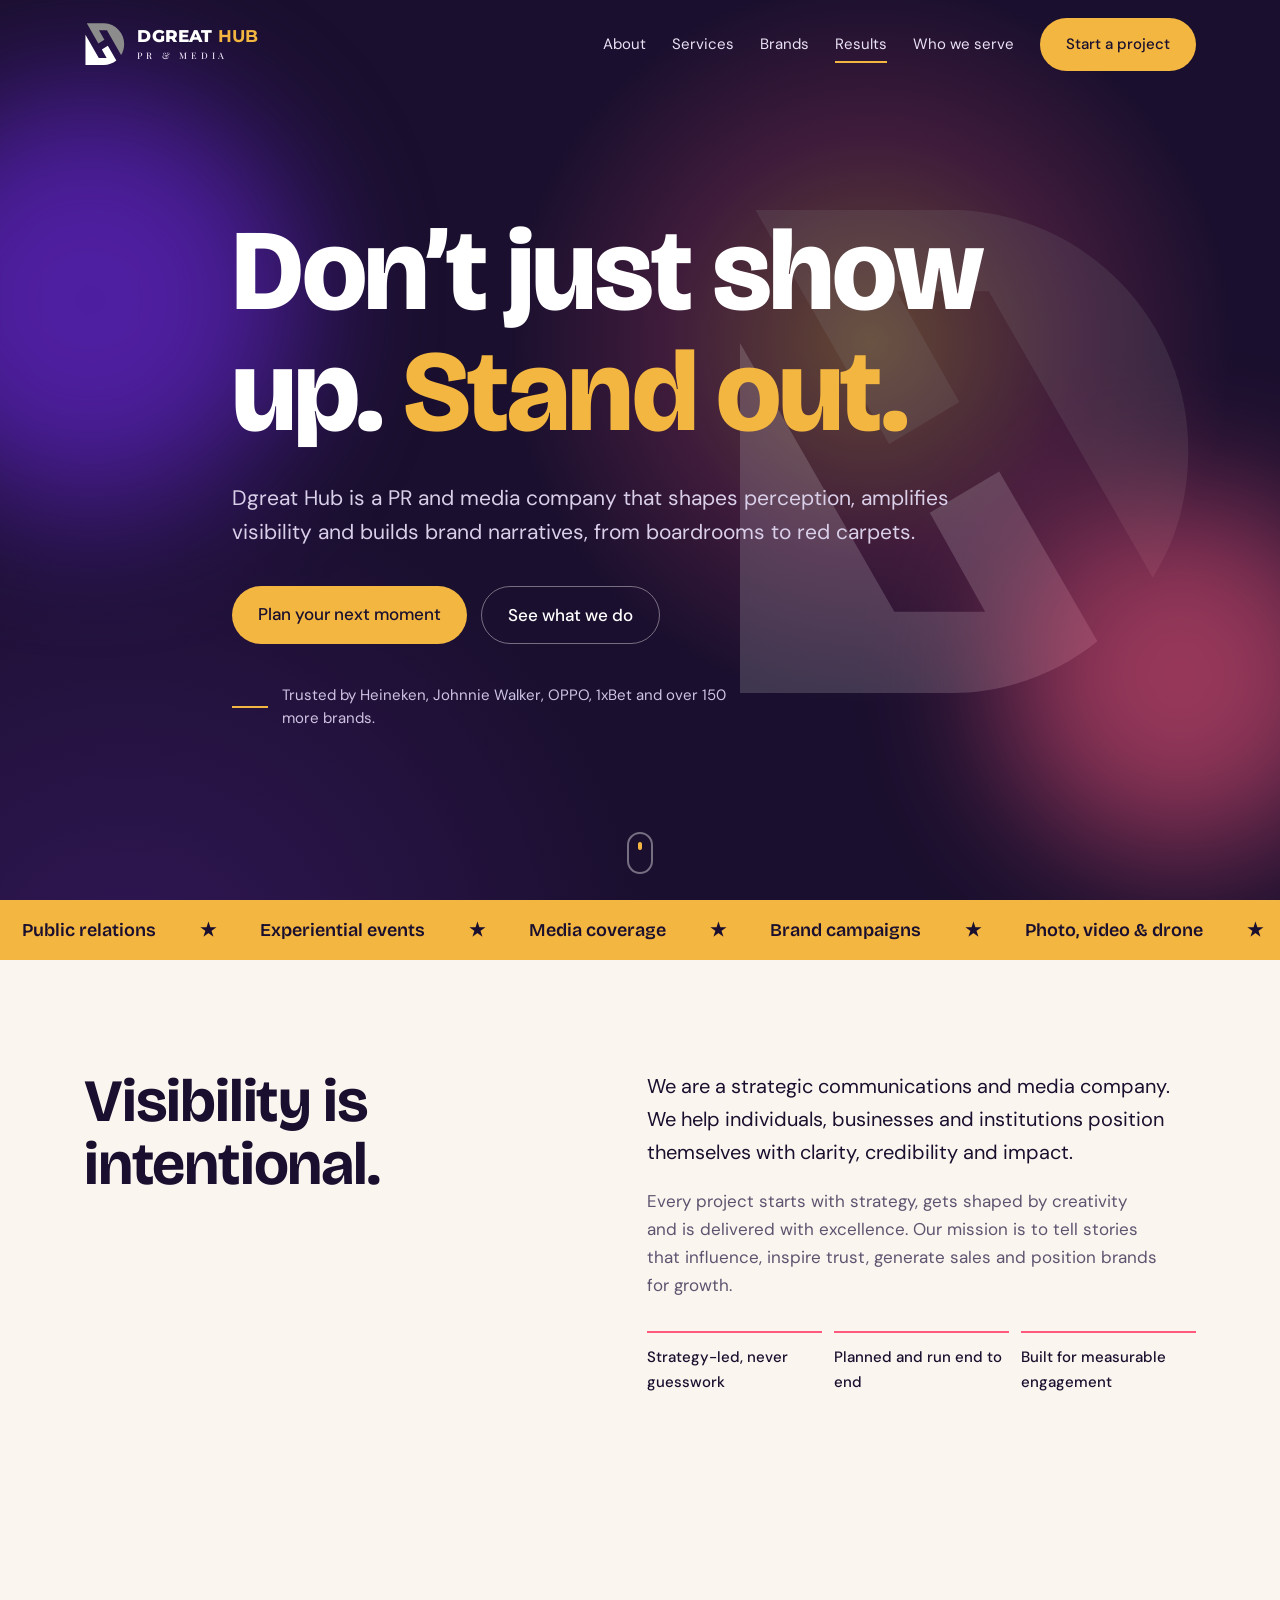
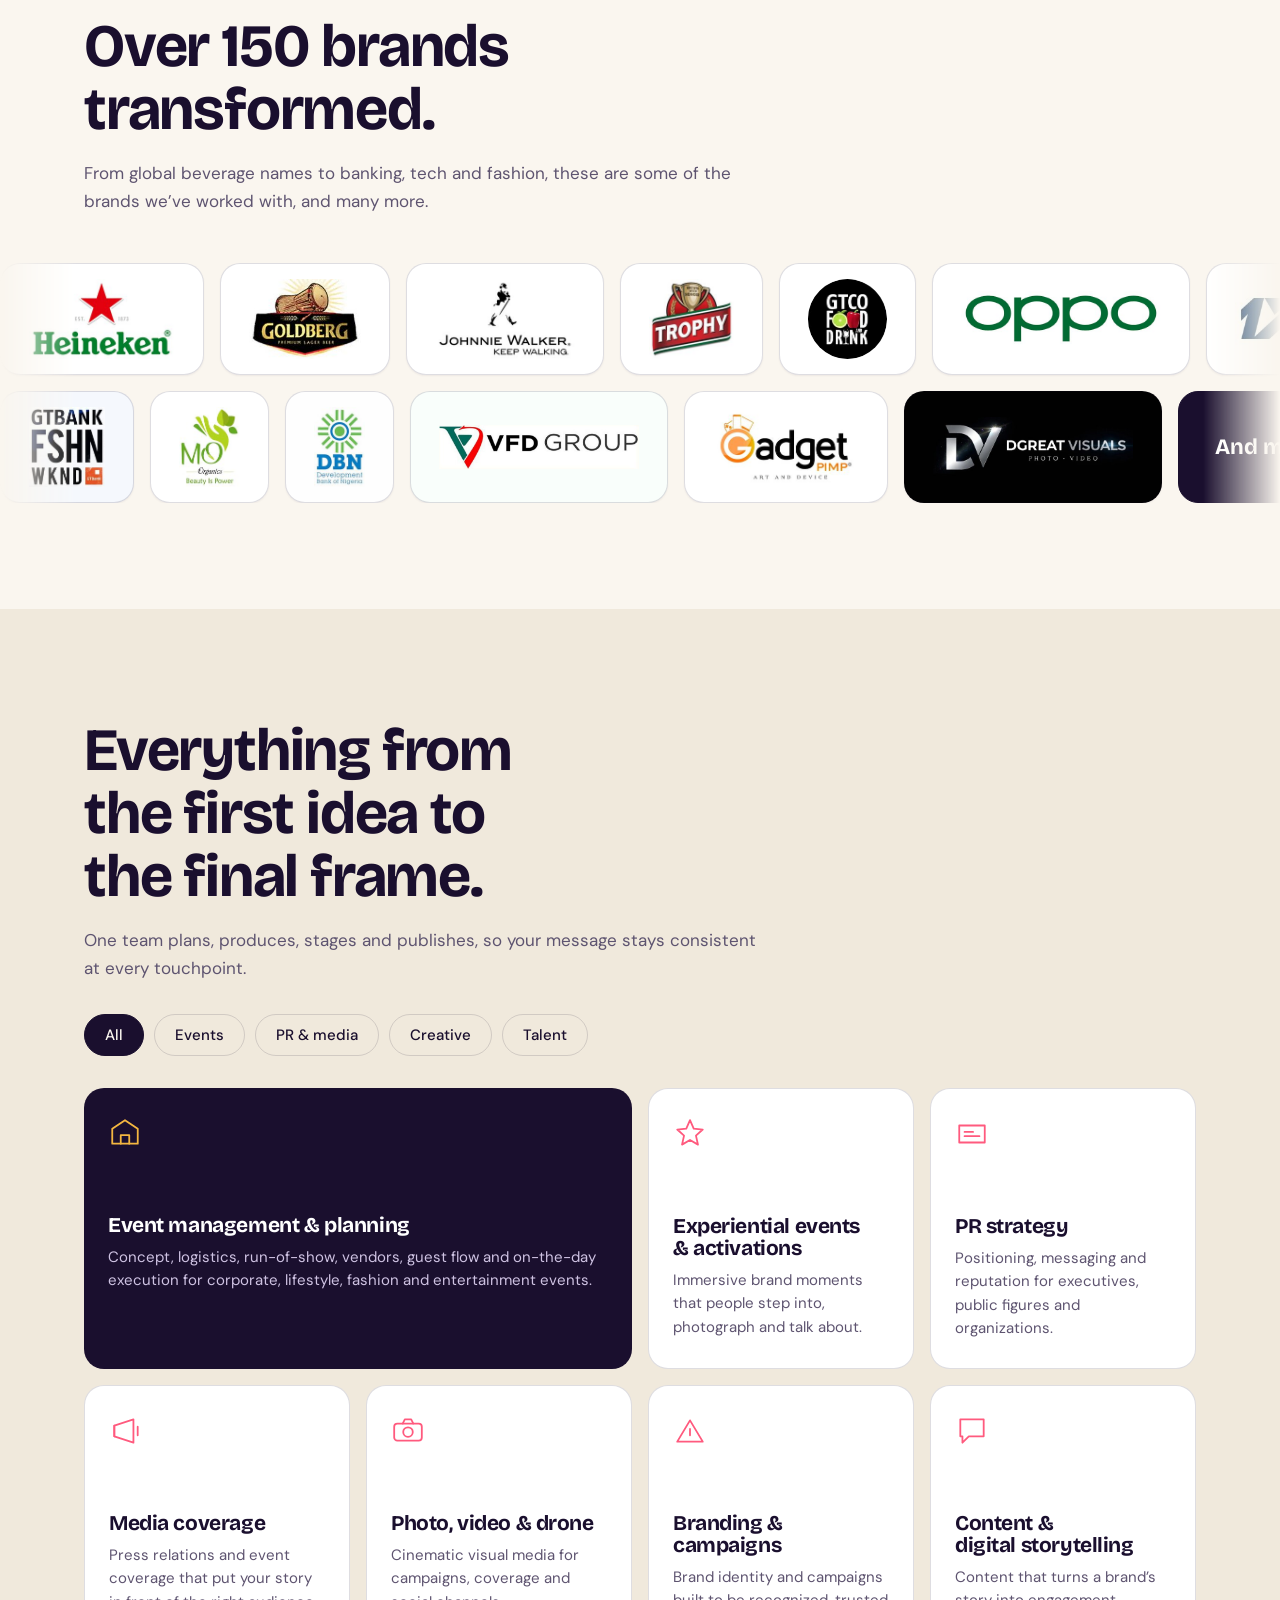
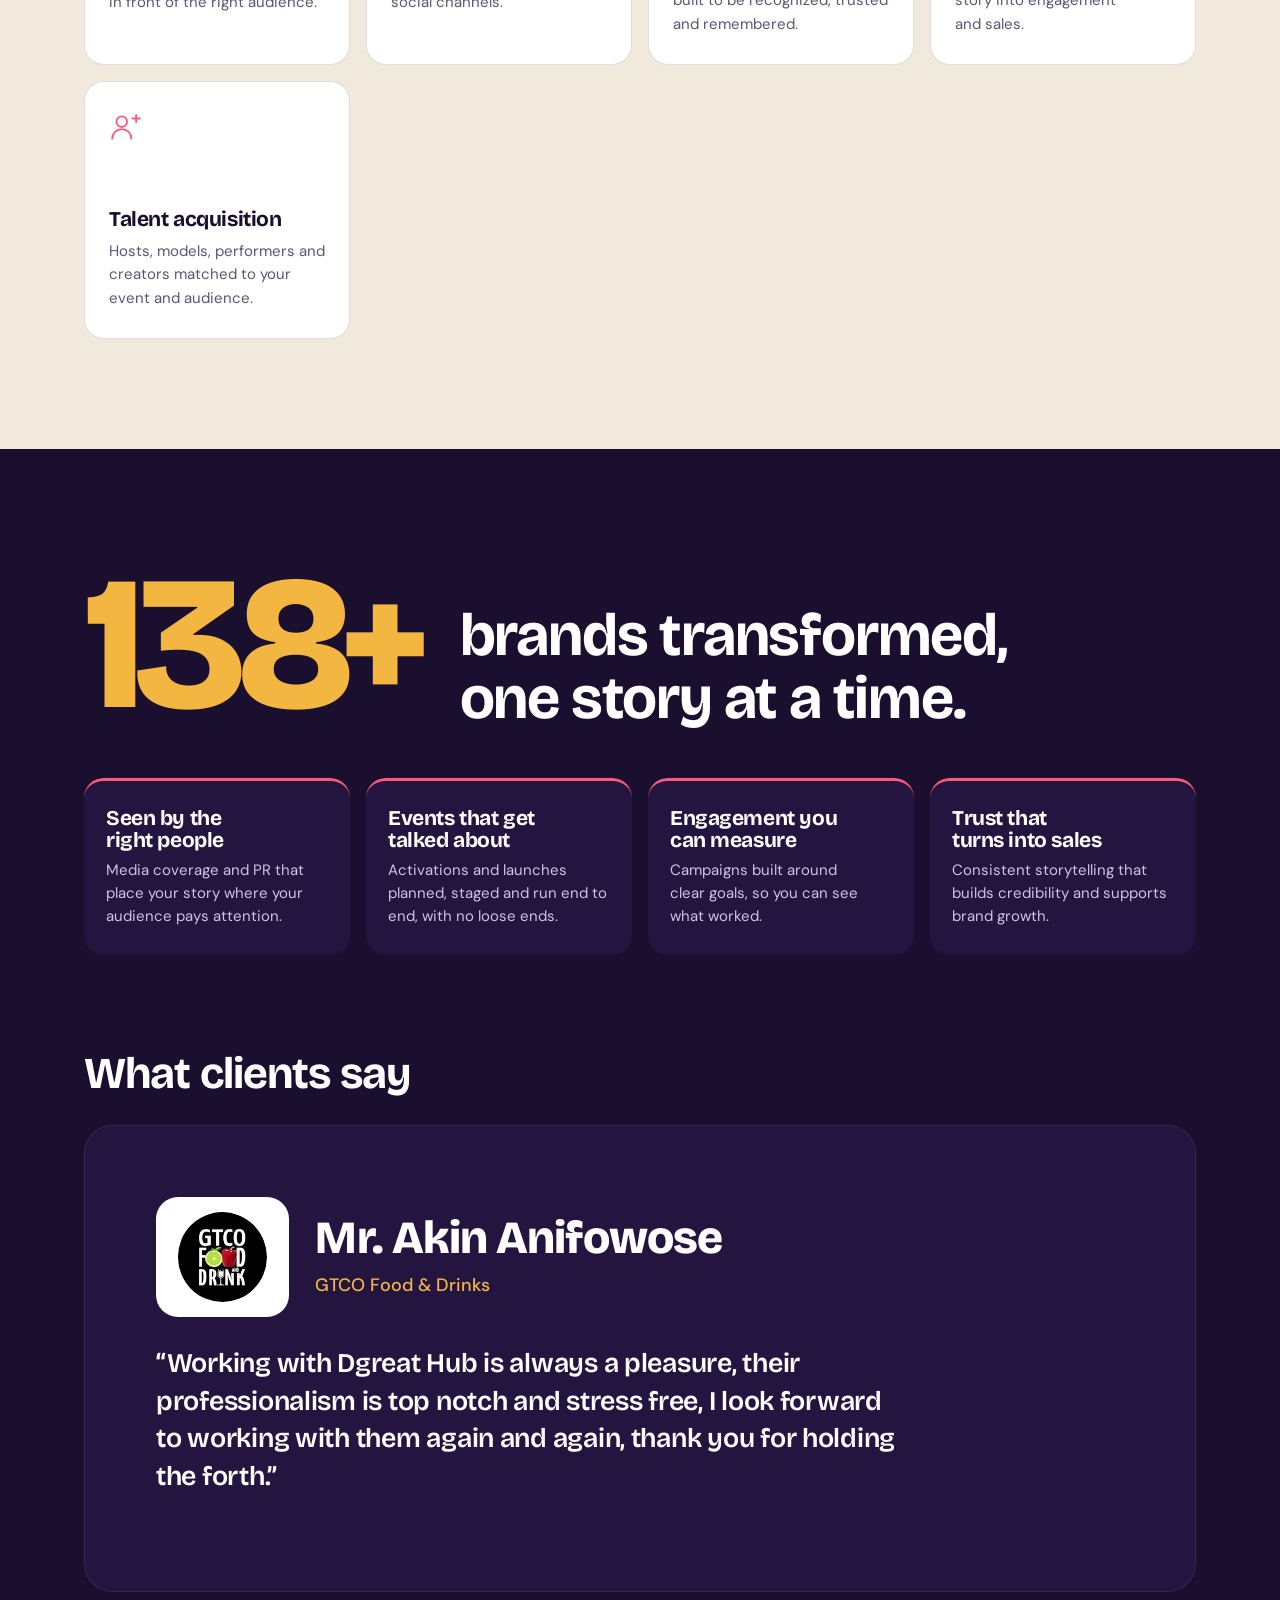
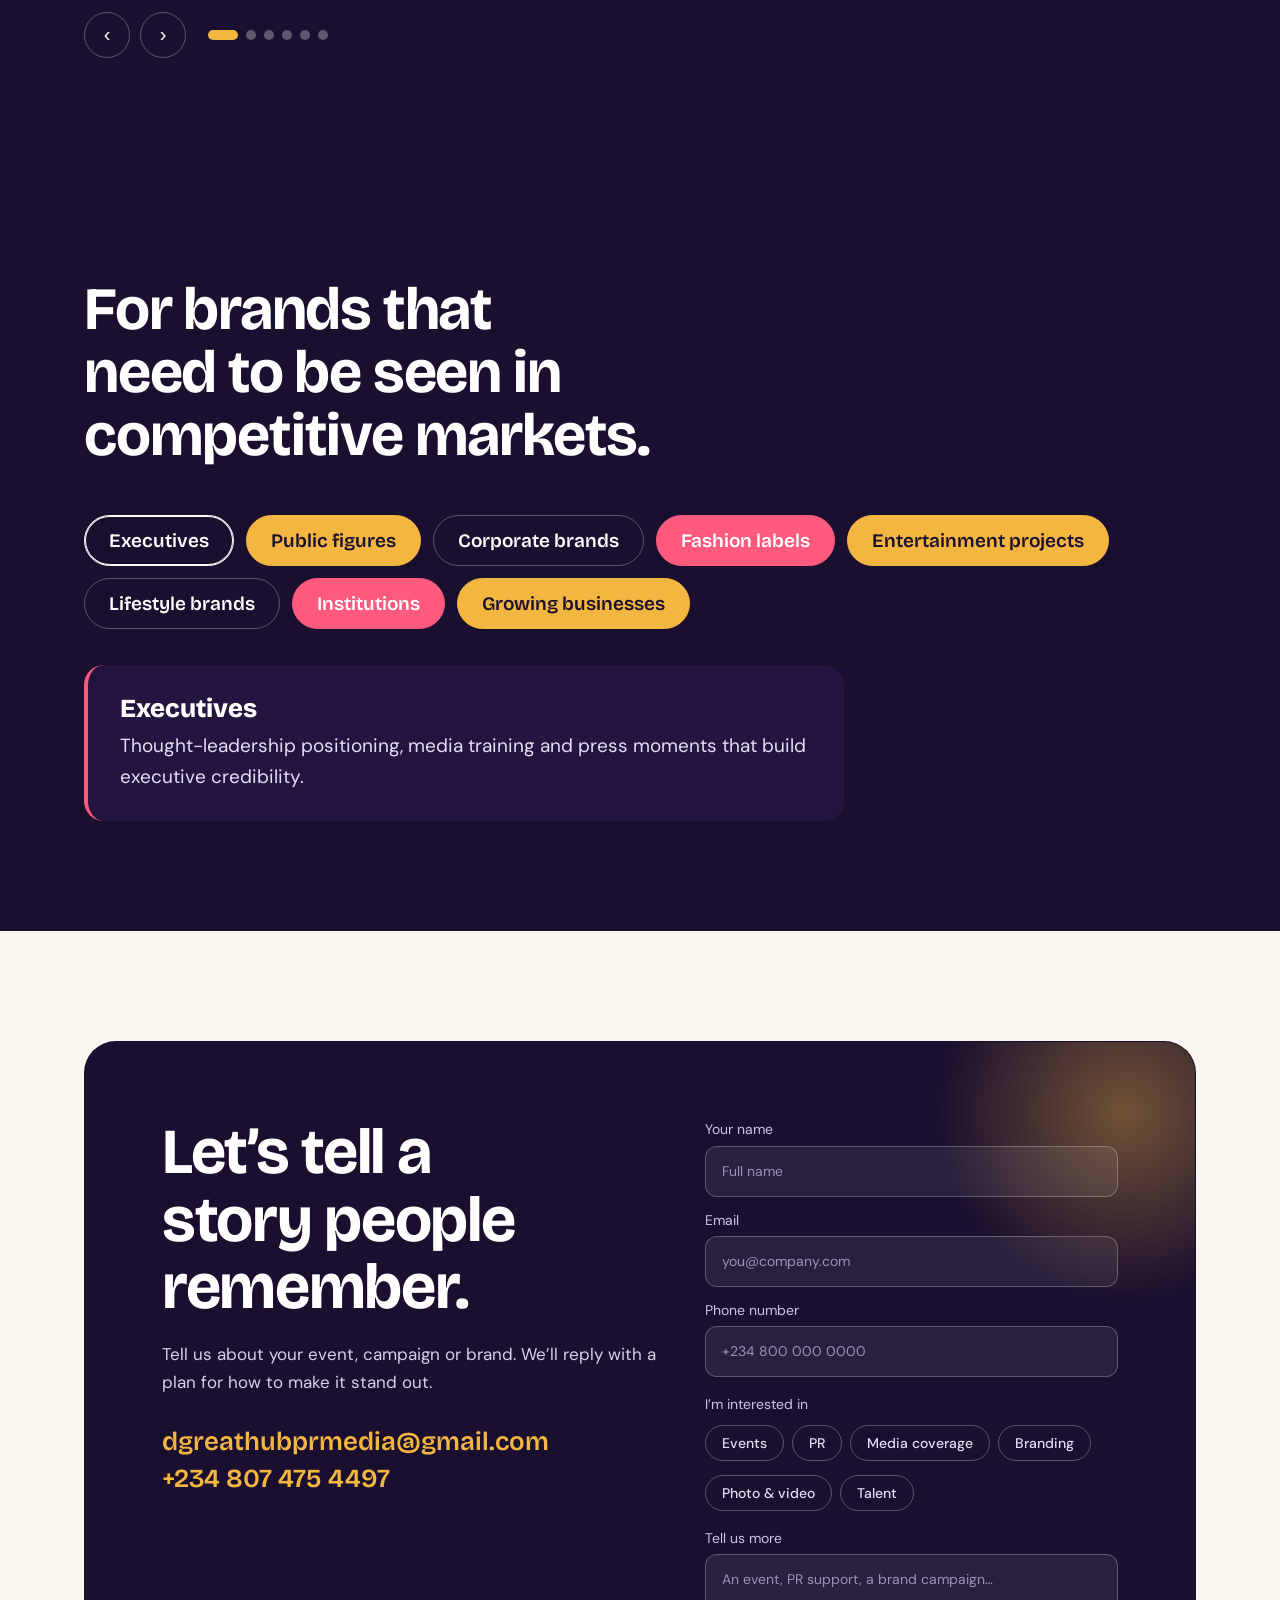
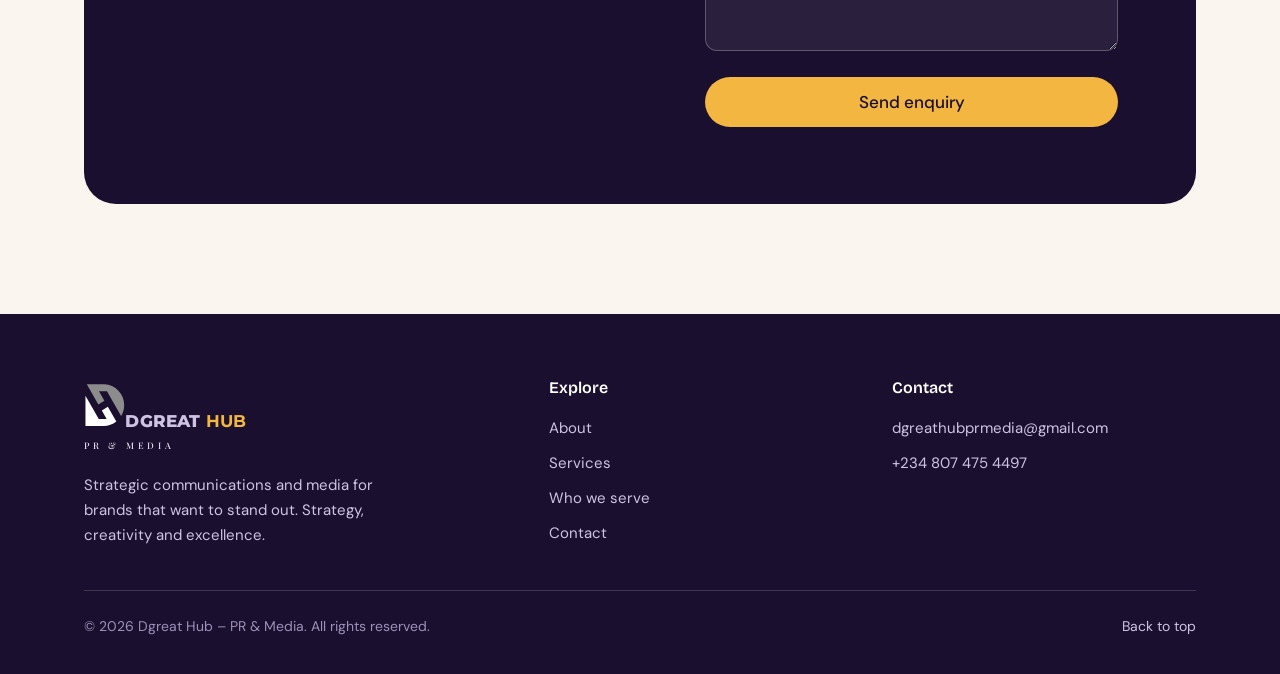
<file: index.html>
<!DOCTYPE html>
<html lang="en">

<!-- Mirrored from https://instant-vsfzfzvakqxl-emmanueleville-140e.wix-site-host.com/ by HTTrack Website Copier/3.x [XR&CO], Sun, 04 Oct 2026 16:32:33 GMT -->
<head>
<meta charset="utf-8">
<meta name="viewport" content="width=device-width, initial-scale=1, viewport-fit=cover">
<meta name="description" content="Dgreat Hub – PR & Media is a strategic communications and media company: PR, events, brand activations, media coverage and talent for brands that want to stand out.">
<meta name="theme-color" content="#1a0f2e">
<meta property="og:title" content="Dgreat Hub – PR & Media">
<meta property="og:description" content="Over 150 brands transformed. Strategy, creativity and excellence.">
<title>Dgreat Hub – PR & Media</title>
<link rel="icon" type="image/svg+xml" href="data:image/svg+xml,<svg xmlns='http://www.w3.org/2000/svg' viewBox='640 520 650 690'><path fill='%23f3b640' d='M684 540H960A325 325 0 0 1 1270 865C1270 935 1252 990 1222 1038L1000 650H875L960 800L865 857Z'/><path fill='%23fff' d='M663 720L872 1084H995L920 950L1014 894L1147 1124C1090 1170 1020 1194 950 1194H663Z'/></svg>">
<link rel="preconnect" href="https://fonts.googleapis.com">
<link rel="preconnect" href="https://fonts.gstatic.com" crossorigin>
<link href="https://fonts.googleapis.com/css2?family=Montserrat:wght@800&family=Playfair+Display:wght@500&family=Bricolage+Grotesque:opsz,wght@12..96,400;12..96,600;12..96,800&family=DM+Sans:wght@400;500&display=swap" rel="stylesheet">
<style>
:root{
  --ink:#1a0f2e; --ink2:#241540; --paper:#faf6ef; --paper2:#f0e9dc;
  --gold:#f3b640; --rose:#ff5a7e; --text:#1a0f2e; --muted:#5e5470;
  --bg:var(--paper); --card:#fff; --line:rgba(26,15,46,.14);
  box-sizing:border-box;
  padding-top:env(safe-area-inset-top,0px); padding-bottom:env(safe-area-inset-bottom,0px);
}
@media (prefers-color-scheme:dark){:root:not([data-theme="light"]){--bg:#150b26;--card:#21143b;--text:#f5efe6;--muted:#b6aac9;--line:rgba(255,255,255,.16);--paper2:#1d1133}}
:root[data-theme="dark"]{--bg:#150b26;--card:#21143b;--text:#f5efe6;--muted:#b6aac9;--line:rgba(255,255,255,.16);--paper2:#1d1133}
html{scroll-behavior:smooth;scroll-padding-top:calc(76px + env(safe-area-inset-top,0px))}
*,*::before,*::after{box-sizing:border-box}
body{margin:0;background:var(--bg);color:var(--text);font:400 17px/1.65 "DM Sans",system-ui,sans-serif}
h1,h2,h3{font-family:"Bricolage Grotesque",Georgia,sans-serif;line-height:1.05;margin:0;letter-spacing:-.02em}
a{color:inherit}
:focus-visible{outline:3px solid var(--gold);outline-offset:3px}
.wrap{max-width:1160px;margin:0 auto;padding:0 24px}
header.nav{position:absolute;top:0;left:0;right:0;z-index:5;padding:calc(18px + env(safe-area-inset-top,0px)) 0 0}
.nav .wrap{display:flex;justify-content:space-between;align-items:center}
.logo{display:flex;align-items:center;gap:12px;color:#fff;text-decoration:none}
.logo svg{height:44px;width:auto;flex:none}
.lt{font:800 17px/1 Montserrat,sans-serif;letter-spacing:.01em;white-space:nowrap}
.lt b{color:var(--gold)}
.lt small{display:block;margin-top:6px;font:500 9px/1 "Playfair Display",Georgia,serif;letter-spacing:.42em;color:#e9e1f5}
.lg{fill:#8c8c8c}.lw{fill:#fff}
.nav nav{display:flex;gap:26px;align-items:center}
.nav nav a{color:#e9e1f5;text-decoration:none;font-size:15px}
.nav nav a:hover{color:#fff}
.btn{display:inline-block;padding:14px 26px;border-radius:999px;background:var(--gold);color:var(--ink)!important;font-weight:500;text-decoration:none;transition:transform .2s,background .2s}
.btn:hover{transform:translateY(-2px);background:#ffc85c}
.btn.ghost{background:transparent;color:#fff!important;border:1px solid rgba(255,255,255,.4)}
.btn.ghost:hover{background:rgba(255,255,255,.1)}

/* hero: a stage spotlight that follows the pointer */
.hero{position:relative;min-height:100vh;min-height:100svh;background:var(--ink);color:#fff;display:flex;align-items:center;overflow:hidden;--x:68%;--y:38%}
.hero::before{content:"";position:absolute;inset:0;background:radial-gradient(520px circle at var(--x) var(--y),rgba(243,182,64,.34),rgba(255,90,126,.16) 40%,transparent 70%)}
.hero::after{content:"";position:absolute;inset:0;background:radial-gradient(900px circle at 10% 110%,#3a1a66,transparent 60%);opacity:.7}
.hero .wrap{position:relative;z-index:2;padding-top:120px;padding-bottom:80px}
.hero h1{font-size:clamp(46px,9vw,118px);font-weight:800;max-width:12ch}
.hero h1 em{font-style:normal;color:var(--gold)}
.hero p{max-width:52ch;font-size:clamp(18px,2vw,21px);color:#d9cfe9;margin:28px 0 36px}
.hero .cta{display:flex;gap:14px;flex-wrap:wrap}
.hero h1,.hero p,.hero .cta{animation:rise .9s cubic-bezier(.2,.7,.2,1) both}
.hero p{animation-delay:.15s}.hero .cta{animation-delay:.3s}
@keyframes rise{from{opacity:0;transform:translateY(28px)}to{opacity:1;transform:none}}

.strip{background:var(--gold);color:var(--ink);padding:16px 0;overflow:hidden;white-space:nowrap}
.strip div{display:inline-block;font:600 18px "Bricolage Grotesque",sans-serif;animation:slide 38s linear infinite}
.strip span{margin:0 22px}
@keyframes slide{to{transform:translateX(-50%)}}

section{padding:110px 0}
.lead{display:grid;grid-template-columns:1fr 1.1fr;gap:64px;align-items:start}
.lead h2{font-size:clamp(34px,5vw,60px)}
.lead p{color:var(--muted);margin:0 0 18px}
.lead p:first-child{color:var(--text);font-size:20px}
.stats{display:grid;grid-template-columns:repeat(3,1fr);gap:12px;margin-top:32px}
.stats div{border-top:2px solid var(--rose);padding-top:12px;font-weight:500;font-size:15px}

.services{background:var(--paper2)}
.services h2{font-size:clamp(34px,5vw,60px);max-width:16ch}
.services .sub{color:var(--muted);max-width:56ch;margin:18px 0 52px}
.grid{display:grid;grid-template-columns:repeat(4,1fr);gap:16px}
.card{background:var(--card);border-radius:20px;padding:28px 24px;border:1px solid var(--line);transition:transform .25s,border-color .25s}
.card:hover{transform:translateY(-5px);border-color:var(--rose)}
.card svg{width:34px;height:34px;stroke:var(--rose);fill:none;stroke-width:1.7;stroke-linecap:round;stroke-linejoin:round;margin-bottom:56px}
.card h3{font-size:21px;margin-bottom:10px}
.card p{margin:0;font-size:15px;color:var(--muted);line-height:1.55}
.card.wide{grid-column:span 2;background:var(--ink);color:#fff;border:0}
.card.wide p{color:#cfc3e3}.card.wide svg{stroke:var(--gold)}

.who{background:var(--ink);color:#fff}
.who h2{font-size:clamp(34px,5vw,60px);max-width:18ch;margin-bottom:48px}
.tags{display:flex;flex-wrap:wrap;gap:12px}

.contact .box{background:var(--ink);color:#fff;border-radius:32px;padding:clamp(36px,6vw,80px);display:grid;grid-template-columns:1.2fr 1fr;gap:48px;position:relative;overflow:hidden}
.contact .box::after{content:"";position:absolute;right:-120px;top:-120px;width:380px;height:380px;border-radius:50%;background:radial-gradient(circle,rgba(243,182,64,.4),transparent 70%)}
.contact h2{font-size:clamp(34px,5vw,64px)}
.contact p{color:#d9cfe9;max-width:42ch;margin:20px 0 0}
.contact form{position:relative;z-index:1;display:grid;gap:12px}
.contact label{font-size:14px;color:#cfc3e3}
.contact input,.contact textarea{width:100%;margin-top:4px;padding:13px 16px;border-radius:12px;border:1px solid rgba(255,255,255,.25);background:rgba(255,255,255,.07);color:#fff;font:inherit}
.contact input::placeholder,.contact textarea::placeholder{color:#9e90b8}
.contact button{border:0;cursor:pointer;font:500 17px "DM Sans",sans-serif;margin-top:6px}
.contact .ok{display:none;color:var(--gold);font-weight:500}

@media(max-width:960px){
  .grid{grid-template-columns:repeat(2,1fr)}
  .lead,.contact .box{grid-template-columns:1fr;gap:32px}
  section{padding:80px 0}
}
@media(max-width:520px){.grid{grid-template-columns:1fr}.card.wide{grid-column:auto}.stats{grid-template-columns:1fr}}
@media(prefers-reduced-motion:reduce){*{animation:none!important;transition:none!important}html{scroll-behavior:auto}}

/* ---- live layer ---- */
.progress{position:fixed;top:0;left:0;height:3px;width:100%;transform-origin:0 50%;transform:scaleX(0);background:linear-gradient(90deg,var(--rose),var(--gold));z-index:20}
.nav{position:fixed!important;transition:background .3s,padding .3s}
.nav::before{content:"";position:absolute;inset:0;z-index:-1;background:rgba(26,15,46,.88);backdrop-filter:blur(14px);-webkit-backdrop-filter:blur(14px);opacity:0;transition:opacity .3s}
.nav.solid{padding-bottom:14px}.nav.solid::before{opacity:1}
.nav nav a:not(.btn){position:relative}
.nav nav a:not(.btn)::after{content:"";position:absolute;left:0;right:0;bottom:-6px;height:2px;background:var(--gold);transform:scaleX(0);transition:transform .3s}
.nav nav a.on::after,.nav nav a:not(.btn):hover::after{transform:scaleX(1)}
.blob{position:absolute;border-radius:50%;filter:blur(70px);opacity:.55;z-index:1;pointer-events:none}
.b1{width:420px;height:420px;background:#7a2cff;left:-120px;top:10%;animation:float 14s ease-in-out infinite}
.b2{width:360px;height:360px;background:var(--rose);right:-80px;bottom:5%;animation:float 11s ease-in-out infinite reverse}
@keyframes float{50%{transform:translate(60px,-50px) scale(1.15)}}
#rot{display:inline-block;transition:opacity .35s,transform .35s}
#rot.out{opacity:0;transform:translateY(-18px)}
.hint{position:absolute;bottom:26px;left:50%;z-index:2;width:26px;height:42px;border:2px solid rgba(255,255,255,.4);border-radius:14px;transform:translateX(-50%)}
.hint::after{content:"";position:absolute;left:50%;top:8px;width:4px;height:8px;margin-left:-2px;border-radius:2px;background:var(--gold);animation:wheel 1.6s infinite}
@keyframes wheel{to{transform:translateY(14px);opacity:0}}
.strip:hover div{animation-play-state:paused}
.js .rv{opacity:0;transform:translateY(34px);transition:opacity .8s cubic-bezier(.2,.7,.2,1),transform .8s cubic-bezier(.2,.7,.2,1);transition-delay:var(--d,0s)}
.js .rv.in{opacity:1;transform:none}
.filters{display:flex;gap:10px;flex-wrap:wrap;margin:-20px 0 32px}
.filters button,.chips button{font:500 15px "DM Sans",sans-serif;padding:10px 20px;border-radius:999px;border:1px solid var(--line);background:transparent;color:var(--text);cursor:pointer;transition:all .25s}
.filters button:hover{border-color:var(--rose)}
.filters button.on{background:var(--ink);color:#fff;border-color:var(--ink)}
.card{position:relative;overflow:hidden}
.card::before{content:"";position:absolute;inset:0;background:radial-gradient(260px circle at var(--mx,50%) var(--my,50%),rgba(255,90,126,.16),transparent 65%);opacity:0;transition:opacity .3s;pointer-events:none}
.card:hover::before{opacity:1}
.card svg{transition:transform .4s}.card:hover svg{transform:translateY(-6px) rotate(-8deg) scale(1.1)}
.card.gone{display:none}
.card.pop{animation:pop .5s cubic-bezier(.2,.7,.2,1) both}
@keyframes pop{from{opacity:0;transform:scale(.92) translateY(14px)}}
.tags button{font:600 19px "Bricolage Grotesque",sans-serif;color:#fff;padding:13px 24px;border-radius:999px;border:1px solid rgba(255,255,255,.28);background:transparent;cursor:pointer;transition:all .25s}
.tags button:hover{transform:translateY(-3px);border-color:var(--gold)}
.tags button.on{background:var(--gold);color:var(--ink);border-color:var(--gold)}
.detail{margin-top:36px;min-height:96px;padding:28px 32px;border-radius:20px;background:var(--ink2);border-left:4px solid var(--rose);max-width:760px;font-size:19px;color:#e6dcf5;transition:opacity .25s,transform .25s}
.detail.sw{opacity:0;transform:translateX(16px)}
.detail b{display:block;font:800 26px "Bricolage Grotesque",sans-serif;color:#fff;margin-bottom:6px}
.chips{display:flex;flex-wrap:wrap;gap:8px;margin:2px 0 4px}
.chips button{color:#e6dcf5;border-color:rgba(255,255,255,.28);padding:8px 16px;font-size:14px}
.chips button.on{background:var(--rose);border-color:var(--rose);color:#fff;transform:scale(1.05)}
.contact .ok.show{display:block;animation:pop .6s both}

/* ---- monochrome brand layer ---- */
.mark{position:absolute;z-index:1;right:6%;top:50%;width:min(40vw,480px);height:auto;opacity:.16;transform:translateY(-50%);animation:markf 9s ease-in-out infinite;pointer-events:none}
@keyframes markf{50%{transform:translateY(-54%) rotate(2deg)}}
.tags button:nth-child(3n+1){background:var(--rose);color:#fff;border-color:var(--rose)}
.tags button:nth-child(3n+2){background:var(--gold);color:var(--ink);border-color:var(--gold)}
.tags button.on{background:transparent;color:#fff;border-color:#fff;box-shadow:inset 0 0 0 1px #fff}
.chips button.on{background:var(--rose);color:#fff;border-color:var(--rose)}
.filters button.on{background:var(--text);color:var(--bg);border-color:var(--text)}
.contact .box{border:1px solid var(--line)}
.burger{display:none;width:46px;height:46px;border:0;background:none;cursor:pointer;flex-direction:column;justify-content:center;align-items:center;gap:7px;z-index:30;position:relative}
.burger i{display:block;width:26px;height:2px;background:#fff;transition:transform .3s,opacity .3s}
.nav.open .burger i:first-child{transform:translateY(4.5px) rotate(45deg)}
.nav.open .burger i:last-child{transform:translateY(-4.5px) rotate(-45deg)}
footer{background:var(--ink);color:#cfc3e3;font-size:15px;padding:64px 0 36px}
.fgrid{display:grid;grid-template-columns:1.4fr 1fr 1fr;gap:40px;padding-bottom:40px;border-bottom:1px solid rgba(255,255,255,.16)}
.fgrid p{margin:18px 0 0;max-width:34ch}
.fgrid h4{margin:0 0 14px;font:600 16px "Bricolage Grotesque",sans-serif;color:#fff}
.fgrid a{display:block;color:#cfc3e3;text-decoration:none;padding:5px 0}.fgrid a:hover{color:#fff}
.fbase{padding-top:24px;display:flex;justify-content:space-between;gap:12px;flex-wrap:wrap;font-size:14px;color:#9e90b8}
@media(max-width:960px){
  .burger{display:flex}
  .nav nav{position:fixed;inset:0;flex-direction:column;justify-content:center;gap:10px;background:#1a0f2e;transform:translateY(-100%);visibility:hidden;transition:transform .45s cubic-bezier(.2,.7,.2,1),visibility .45s;padding:24px}
  .nav.open nav{transform:none;visibility:visible}
  .nav nav a:not(.btn){display:block;font:800 clamp(30px,8vw,44px) "Bricolage Grotesque",sans-serif;padding:8px 0}
  .nav nav a.btn{margin-top:18px}
  .mark{right:-12%;top:62%;width:78vw;opacity:.1}
  .fgrid{grid-template-columns:1fr 1fr}.fgrid>div:first-child{grid-column:1/-1}
}
@media(max-width:520px){
  body{font-size:16px}.wrap{padding:0 20px}
  .logo svg{height:38px}.lt{font-size:15px}
  .hero .wrap{padding-top:110px}.hero .cta .btn{width:100%;text-align:center}
  .hint{display:none}
  .filters{flex-wrap:nowrap;overflow-x:auto;margin-right:-20px;padding-bottom:6px;scrollbar-width:none}.filters::-webkit-scrollbar{display:none}
  .filters button{white-space:nowrap;padding:12px 20px}
  .chips button{padding:12px 18px}
  .tags button{font-size:16px;padding:12px 18px}
  .detail{padding:22px 20px;font-size:17px}.detail b{font-size:22px}
  .card{padding:24px 22px}.card svg{margin-bottom:32px}
  section{padding:70px 0}
  .fgrid{grid-template-columns:1fr}
}

/* ---- brands, results, testimonials ---- */
.brands{padding-bottom:90px;overflow:hidden}
.brands h2,.results h2{font-size:clamp(34px,5vw,60px);max-width:18ch}
.brands .sub{color:var(--muted);max-width:56ch;margin:18px 0 48px}
.row{display:flex;width:max-content;margin-bottom:16px;animation:slide 55s linear infinite}
.row.rev{animation-direction:reverse;animation-duration:70s}
.rows:hover .row{animation-play-state:paused}
.tile{flex:none;display:flex;align-items:center;gap:14px;margin-right:16px;padding:18px 28px 18px 18px;border-radius:999px;background:var(--card);border:1px solid var(--line);font:700 20px "Bricolage Grotesque",sans-serif;white-space:nowrap;transition:transform .25s,border-color .25s}
.tile:hover{transform:translateY(-4px);border-color:var(--rose)}
.results{background:var(--ink);color:#fff}
.rtop{display:flex;align-items:flex-end;gap:36px;flex-wrap:wrap;margin-bottom:48px}
.big{font:800 clamp(80px,16vw,190px)/.9 "Bricolage Grotesque",sans-serif;letter-spacing:-.04em;color:var(--gold)}
.rgrid{display:grid;grid-template-columns:repeat(4,1fr);gap:16px;margin-bottom:96px}
.rgrid div{padding:26px 22px;border-radius:20px;background:var(--ink2);border-top:3px solid var(--rose);transition:transform .25s}
.rgrid div:hover{transform:translateY(-5px)}
.rgrid h3{font-size:21px;margin-bottom:8px}.rgrid p{margin:0;font-size:15px;color:#cfc3e3;line-height:1.55}
.slider{overflow:hidden;border-radius:28px;background:var(--ink2);touch-action:pan-y}
.strack{display:flex;transition:transform .7s cubic-bezier(.2,.7,.2,1)}
.slide{flex:0 0 100%;margin:0;padding:clamp(30px,6vw,72px)}
.slide p{font:600 clamp(22px,3.2vw,36px)/1.25 "Bricolage Grotesque",sans-serif;margin:0 0 24px;max-width:30ch;letter-spacing:-.01em}
.slide cite{font-style:normal;color:var(--gold);font-weight:500}
.sctl{display:flex;align-items:center;gap:10px;margin-top:20px}
.sctl button{width:46px;height:46px;border-radius:50%;border:1px solid rgba(255,255,255,.3);background:transparent;color:#fff;font-size:20px;cursor:pointer;transition:background .2s}
.sctl button:hover{background:rgba(255,255,255,.12)}
.sctl .dots{display:flex;gap:8px;margin-left:12px}
.sctl .dots b{width:10px;height:10px;border-radius:50%;background:rgba(255,255,255,.3);cursor:pointer;transition:all .3s}
.sctl .dots b.on{width:30px;border-radius:6px;background:var(--gold)}
.cinfo{position:relative;z-index:1;margin-top:30px;display:grid;gap:6px}
.cinfo a{font:600 clamp(18px,2.4vw,26px) "Bricolage Grotesque",sans-serif;text-decoration:none;color:var(--gold);overflow-wrap:anywhere}
.cinfo a:hover{text-decoration:underline}
@media(max-width:960px){.rgrid{grid-template-columns:repeat(2,1fr);margin-bottom:64px}}
@media(max-width:520px){.rgrid{grid-template-columns:1fr}.tile{font-size:17px;padding:14px 22px 14px 14px}.sctl button{width:48px;height:48px}.brands .sub{margin-bottom:32px}}
.tile.logo{padding:16px 28px;height:112px;border-radius:20px;justify-content:center;border:1px solid var(--line)}
.tile.logo img{height:80px;width:auto;max-width:200px;object-fit:contain;display:block}
.tile.logo img.rd{border-radius:50%}
.tile.more{height:112px;padding:0 36px;border-radius:20px;font-size:22px;background:var(--ink);color:#fff;border-color:var(--ink)}
@media(max-width:520px){.tile.logo,.tile.more{height:92px;padding:12px 20px}.tile.logo img{height:64px;max-width:150px}}

/* ---- polish ---- */
::selection{background:var(--gold);color:var(--ink)}
h1,h2,h3{text-wrap:balance}p{text-wrap:pretty}
img{max-width:100%}
.hero .trust{display:flex;align-items:center;gap:14px;margin-top:40px;max-width:52ch;font-size:15px;line-height:1.5;color:#cfc3e3;animation:rise .9s .45s both}
.hero .trust::before{content:"";flex:none;width:36px;height:2px;background:var(--gold)}
.fbase .top,footer .top{color:#cfc3e3;text-decoration:none}.fbase .top:hover{color:#fff}
.btn:active,.filters button:active,.chips button:active,.tags button:active{transform:scale(.97)}
.tile.logo{box-shadow:0 1px 2px rgba(26,15,46,.06)}
.tile.logo:hover{box-shadow:0 12px 28px rgba(26,15,46,.16)}
.brands .rows{mask-image:linear-gradient(90deg,transparent,#000 6%,#000 94%,transparent);-webkit-mask-image:linear-gradient(90deg,transparent,#000 6%,#000 94%,transparent)}
.slider{box-shadow:inset 0 0 0 1px rgba(255,255,255,.08)}
.slide cite::before{content:"";display:inline-block;width:28px;height:2px;margin-right:12px;vertical-align:middle;background:var(--gold)}
.contact input:focus,.contact textarea:focus{border-color:var(--gold);background:rgba(255,255,255,.12);outline:none;box-shadow:0 0 0 3px rgba(243,182,64,.3)}
@media(max-width:520px){.hero .trust{font-size:14px;margin-top:30px}}
@media(prefers-reduced-motion:reduce){
  .brands .rows{overflow-x:auto;mask-image:none;-webkit-mask-image:none}
  .js .rv{opacity:1;transform:none}
  .blob,.mark{animation:none}
}

.slide .who2{display:flex;align-items:center;gap:26px;flex-wrap:wrap}
.slide .lg2{display:grid;place-items:center;min-width:120px;height:120px;padding:14px 22px;border-radius:22px}
.slide .lg2 img{height:90px;width:auto;max-width:210px;object-fit:contain;display:block}.slide .lg2 img.rd{border-radius:50%}
.slide cite{display:block;font:800 clamp(26px,4vw,46px)/1.1 "Bricolage Grotesque",sans-serif;color:#fff;letter-spacing:-.02em}
.slide cite::before{display:none}
.slide .who2 span:not(.lg2){display:block;margin-top:8px;color:var(--gold);font-weight:500;font-size:18px}
.slide .who2+p{margin-top:28px}
@media(max-width:520px){.slide .lg2{min-width:96px;height:96px}.slide .lg2 img{height:70px;max-width:150px}.slide{padding:26px 22px}}
.slide .who2+p{font-size:clamp(19px,2.3vw,27px);line-height:1.4;max-width:46ch;font-weight:600}
</style>
</head>
<body>
<div class="progress" id="pg"></div>

<header class="nav"><div class="wrap">
  <a class="logo" href="#top" aria-label="Dgreat Hub PR &amp; Media, home"><svg viewBox="640 520 650 690" aria-hidden="true"><path class="lg" d="M684 540H960A325 325 0 0 1 1270 865C1270 935 1252 990 1222 1038L1000 650H875L960 800L865 857Z"/><path class="lw" d="M663 720L872 1084H995L920 950L1014 894L1147 1124C1090 1170 1020 1194 950 1194H663Z"/></svg><span class="lt">DGREAT <b>HUB</b><small>PR &amp; MEDIA</small></span></a>
  <nav aria-label="Main"><a href="#about">About</a><a href="#services">Services</a><a href="#brands">Brands</a><a href="#results">Results</a><a href="#clients">Who we serve</a><a class="btn" href="#contact">Start a project</a></nav>
  <button class="burger" id="bg" aria-label="Open menu" aria-expanded="false"><i></i><i></i></button>
</div></header>

<main id="top">
<div class="hero" id="hero"><svg class="mark" viewBox="640 520 650 690" aria-hidden="true"><path class="lg" d="M684 540H960A325 325 0 0 1 1270 865C1270 935 1252 990 1222 1038L1000 650H875L960 800L865 857Z"/><path class="lw" d="M663 720L872 1084H995L920 950L1014 894L1147 1124C1090 1170 1020 1194 950 1194H663Z"/></svg><i class="blob b1"></i><i class="blob b2"></i><span class="hint" aria-hidden="true"></span>
  <div class="wrap">
    <h1>Don’t just show up. <em id="rot">Stand out.</em></h1>
    <p>Dgreat Hub is a PR and media company that shapes perception, amplifies visibility and builds brand narratives, from boardrooms to red carpets.</p>
    <div class="cta"><a class="btn" href="#contact">Plan your next moment</a><a class="btn ghost" href="#services">See what we do</a></div>
    <div class="trust">Trusted by Heineken, Johnnie Walker, OPPO, 1xBet and over 150 more brands.</div>
  </div>
</div>

<div class="strip" aria-hidden="true"><div>
  <span>Public relations</span><span>★</span><span>Experiential events</span><span>★</span><span>Media coverage</span><span>★</span><span>Brand campaigns</span><span>★</span><span>Photo, video &amp; drone</span><span>★</span><span>Talent acquisition</span><span>★</span>
  <span>Public relations</span><span>★</span><span>Experiential events</span><span>★</span><span>Media coverage</span><span>★</span><span>Brand campaigns</span><span>★</span><span>Photo, video &amp; drone</span><span>★</span><span>Talent acquisition</span><span>★</span>
</div></div>

<section id="about"><div class="wrap lead">
  <h2>Visibility is intentional.</h2>
  <div>
    <p>We are a strategic communications and media company. We help individuals, businesses and institutions position themselves with clarity, credibility and impact.</p>
    <p>Every project starts with strategy, gets shaped by creativity and is delivered with excellence. Our mission is to tell stories that influence, inspire trust, generate sales and position brands for growth.</p>
    <div class="stats"><div>Strategy-led, never guesswork</div><div>Planned and run end to end</div><div>Built for measurable engagement</div></div>
  </div>
</div></section>


<section class="brands" id="brands">
  <div class="wrap"><h2>Over 150 brands transformed.</h2><p class="sub">From global beverage names to banking, tech and fashion, these are some of the brands we’ve worked with, and many more.</p></div>
  <div class="rows" role="region" aria-label="Brands we have worked with"><div class="row" id="r1"></div><div class="row rev" id="r2"></div></div>
</section>

<section class="services" id="services"><div class="wrap">
  <h2>Everything from the first idea to the final frame.</h2>
  <p class="sub">One team plans, produces, stages and publishes, so your message stays consistent at every touchpoint.</p>
  <div class="filters" role="group" aria-label="Filter services"><button class="on" data-f="all">All</button><button data-f="ev">Events</button><button data-f="pr">PR &amp; media</button><button data-f="cr">Creative</button><button data-f="ta">Talent</button></div>
  <div class="grid">
    <article class="card wide"><svg viewBox="0 0 32 32"><path d="M4 12l12-8 12 8v14H4z"/><path d="M12 26v-8h8v8"/></svg><h3>Event management &amp; planning</h3><p>Concept, logistics, run-of-show, vendors, guest flow and on-the-day execution for corporate, lifestyle, fashion and entertainment events.</p></article>
    <article class="card"><svg viewBox="0 0 32 32"><path d="M16 3l3.5 8 8.5.8-6.4 5.7 1.9 8.5L16 21.6 8.5 26l1.9-8.5L4 11.8l8.5-.8z"/></svg><h3>Experiential events &amp; activations</h3><p>Immersive brand moments that people step into, photograph and talk about.</p></article>
    <article class="card"><svg viewBox="0 0 32 32"><path d="M4 8h24v16H4z"/><path d="M9 14h8M9 18h14"/></svg><h3>PR strategy</h3><p>Positioning, messaging and reputation for executives, public figures and organizations.</p></article>
    <article class="card"><svg viewBox="0 0 32 32"><path d="M5 11l18-6v22L5 21z"/><path d="M5 11v10M27 12v8"/></svg><h3>Media coverage</h3><p>Press relations and event coverage that put your story in front of the right audience.</p></article>
    <article class="card"><svg viewBox="0 0 32 32"><rect x="3" y="9" width="26" height="16" rx="3"/><circle cx="16" cy="17" r="4.5"/><path d="M11 9l2-4h6l2 4"/></svg><h3>Photo, video &amp; drone</h3><p>Cinematic visual media for campaigns, coverage and social channels.</p></article>
    <article class="card"><svg viewBox="0 0 32 32"><path d="M4 26L16 6l12 20z"/><path d="M16 14v6"/></svg><h3>Branding &amp; campaigns</h3><p>Brand identity and campaigns built to be recognized, trusted and remembered.</p></article>
    <article class="card"><svg viewBox="0 0 32 32"><path d="M5 5h22v16H13l-6 6v-6H5z"/></svg><h3>Content &amp; digital storytelling</h3><p>Content that turns a brand’s story into engagement and sales.</p></article>
    <article class="card"><svg viewBox="0 0 32 32"><circle cx="12" cy="11" r="5"/><path d="M3 27c0-5 4-9 9-9s9 4 9 9"/><path d="M22 8h7M25.5 4.5v7"/></svg><h3>Talent acquisition</h3><p>Hosts, models, performers and creators matched to your event and audience.</p></article>
  </div>
</div></section>


<section class="results" id="results"><div class="wrap">
  <div class="rtop"><div class="big"><span id="cnt">150</span>+</div><h2>brands transformed, one story at a time.</h2></div>
  <div class="rgrid">
    <div><h3>Seen by the right people</h3><p>Media coverage and PR that place your story where your audience pays attention.</p></div>
    <div><h3>Events that get talked about</h3><p>Activations and launches planned, staged and run end to end, with no loose ends.</p></div>
    <div><h3>Engagement you can measure</h3><p>Campaigns built around clear goals, so you can see what worked.</p></div>
    <div><h3>Trust that turns into sales</h3><p>Consistent storytelling that builds credibility and supports brand growth.</p></div>
  </div>
  <h2 style="font-size:clamp(28px,4vw,44px);margin-bottom:28px">What clients say</h2>
  <!-- Testimonials live in the PEOPLE list in the script: [name, company, logo, quote]. -->
  <div class="slider" id="sl" role="region" aria-roledescription="carousel" aria-label="Client testimonials"><div class="strack"></div></div>
  <div class="sctl"><button id="pv" aria-label="Previous testimonial">‹</button><button id="nx" aria-label="Next testimonial">›</button><div class="dots" id="dots"></div></div>
</div></section>

<section class="who" id="clients"><div class="wrap">
  <h2>For brands that need to be seen in competitive markets.</h2>
  <div class="tags" role="group" aria-label="Who we serve"><button class="on">Executives</button><button>Public figures</button><button>Corporate brands</button><button>Fashion labels</button><button>Entertainment projects</button><button>Lifestyle brands</button><button>Institutions</button><button>Growing businesses</button></div>
  <div class="detail" id="detail" aria-live="polite"></div>
</div></section>

<section class="contact" id="contact"><div class="wrap"><div class="box">
  <div><h2>Let’s tell a story people remember.</h2><p>Tell us about your event, campaign or brand. We’ll reply with a plan for how to make it stand out.</p><div class="cinfo"><a href="mailto:dgreathubprmedia@gmail.com">dgreathubprmedia@gmail.com</a><a href="tel:+2348074754497">+234 807 475 4497</a></div></div>
  <form id="f" action="https://formsubmit.co/dgreathubprmedia@gmail.com?next=success.html" method="POST">
    <label>Your name<input name="name" required placeholder="Full name" autocomplete="name"></label>
    <label>Email<input name="email" type="email" required placeholder="you@company.com" autocomplete="email"></label>
    <label>Phone number<input name="phone" type="tel" placeholder="+234 800 000 0000" autocomplete="tel"></label>
    <div><label>I’m interested in</label><div class="chips" id="chips"><button type="button">Events</button><button type="button">PR</button><button type="button">Media coverage</button><button type="button">Branding</button><button type="button">Photo &amp; video</button><button type="button">Talent</button></div></div>
    <label>Tell us more<textarea name="message" rows="3" required placeholder="An event, PR support, a brand campaign…"></textarea></label>
    <button class="btn" type="submit">Send enquiry</button>
    <p class="ok" id="ok" role="status">Thank you! Your enquiry has been sent. We will reply soon.</p>
  </form>
</div></div></section>
</main>

<footer><div class="wrap">
  <div class="fgrid">
    <div><a class="logo" href="#top" aria-label="Back to top"><svg viewBox="640 520 650 690" aria-hidden="true"><path class="lg" d="M684 540H960A325 325 0 0 1 1270 865C1270 935 1252 990 1222 1038L1000 650H875L960 800L865 857Z"/><path class="lw" d="M663 720L872 1084H995L920 950L1014 894L1147 1124C1090 1170 1020 1194 950 1194H663Z"/></svg><span class="lt">DGREAT <b>HUB</b><small>PR &amp; MEDIA</small></span></a><p>Strategic communications and media for brands that want to stand out. Strategy, creativity and excellence.</p></div>
    <div><h4>Explore</h4><a href="#about">About</a><a href="#services">Services</a><a href="#clients">Who we serve</a><a href="#contact">Contact</a></div>
    <div><h4>Contact</h4><a href="mailto:dgreathubprmedia@gmail.com">dgreathubprmedia@gmail.com</a><a href="tel:+2348074754497">+234 807 475 4497</a></div>
  </div>
  <div class="fbase"><span>© 2026 Dgreat Hub – PR &amp; Media. All rights reserved.</span><a class="top" href="#top">Back to top</a></div>
</div></footer>

<script>
(function(){
  var d=document,de=d.documentElement,$=function(q,c){return (c||d).querySelector(q)},$$=function(q,c){return [].slice.call((c||d).querySelectorAll(q))};
  de.classList.add('js');
  var h=$('#hero'),nav=$('.nav'),pg=$('#pg'),wrap=$('.hero .wrap');
  h.addEventListener('pointermove',function(e){var r=h.getBoundingClientRect();h.style.setProperty('--x',(e.clientX-r.left)+'px');h.style.setProperty('--y',(e.clientY-r.top)+'px')});
  /* scroll: progress bar, solid nav, hero parallax */
  function onScroll(){var y=scrollY,m=de.scrollHeight-innerHeight;pg.style.transform='scaleX('+(m>0?y/m:0)+')';nav.classList.toggle('solid',y>40);
    if(y<innerHeight){wrap.style.transform='translateY('+y*.25+'px)';wrap.style.opacity=Math.max(0,1-y/(innerHeight*.8))}}
  addEventListener('scroll',onScroll,{passive:true});onScroll();
  /* rotating headline */
  var words=['Stand out.','Be seen.','Be trusted.','Be remembered.'],wi=0,rot=$('#rot');
  setInterval(function(){rot.classList.add('out');setTimeout(function(){wi=(wi+1)%words.length;rot.textContent=words[wi];rot.classList.remove('out')},350)},2800);
  /* scroll reveal with stagger */
  $$('section h2,.lead p,.stats div,.services .sub,.filters,.card,.tags,.detail,.contact .box').forEach(function(el,i){el.classList.add('rv');
    var sib=el.parentNode.children;el.style.setProperty('--d',(Math.min([].indexOf.call(sib,el),8)*.07)+'s')});
  var io=new IntersectionObserver(function(es){es.forEach(function(e){if(e.isIntersecting){e.target.classList.add('in');io.unobserve(e.target)}})},{threshold:.12});
  $$('.rv').forEach(function(el){io.observe(el)});
  /* active nav link */
  var links=$$('.nav nav a:not(.btn)');
  var so=new IntersectionObserver(function(es){es.forEach(function(e){if(e.isIntersecting)links.forEach(function(a){a.classList.toggle('on',a.getAttribute('href')==='#'+e.target.id)})})},{rootMargin:'-45% 0px -50% 0px'});
  ['about','services','brands','results','clients'].forEach(function(id){so.observe(d.getElementById(id))});
  /* service filters + card spotlight */
  var cat={'Event management':'ev','Experiential':'ev','PR strategy':'pr','Media coverage':'pr','Photo':'cr','Branding':'cr','Content':'cr','Talent':'ta'};
  $$('.card').forEach(function(c){var t=$('h3',c).textContent;for(var k in cat)if(t.indexOf(k)===0)c.dataset.c=cat[k];
    c.addEventListener('pointermove',function(e){var r=c.getBoundingClientRect();c.style.setProperty('--mx',(e.clientX-r.left)+'px');c.style.setProperty('--my',(e.clientY-r.top)+'px')})});
  $$('.filters button').forEach(function(b){b.addEventListener('click',function(){
    $$('.filters button').forEach(function(x){x.classList.toggle('on',x===b)});
    $$('.card').forEach(function(c){var show=b.dataset.f==='all'||c.dataset.c===b.dataset.f;c.classList.toggle('gone',!show);
      c.classList.remove('pop');if(show){void c.offsetWidth;c.classList.add('pop','in')}})})});
  /* who we serve */
  var info={'Executives':'Thought-leadership positioning, media training and press moments that build executive credibility.',
  'Public figures':'Reputation management, public appearances and coverage that keep your narrative in your hands.',
  'Corporate brands':'Launches, conferences and brand campaigns delivered with polished media and clear messaging.',
  'Fashion labels':'Runway shows, lookbook shoots, influencer moments and press that give collections their spotlight.',
  'Entertainment projects':'Premieres, talent, publicity and event coverage that turn releases into conversations.',
  'Lifestyle brands':'Activations and storytelling that make your brand part of your audience’s everyday life.',
  'Institutions':'Public communication, summits and visual documentation that build trust with stakeholders.',
  'Growing businesses':'Visibility on a plan: PR, content and events that bring in customers and sales.'};
  var det=$('#detail');
  function show(t){det.classList.add('sw');setTimeout(function(){det.innerHTML='<b>'+t+'</b>'+info[t];det.classList.remove('sw')},220)}
  $$('.tags button').forEach(function(b){b.addEventListener('click',function(){$$('.tags button').forEach(function(x){x.classList.toggle('on',x===b)});show(b.textContent)})});
  det.innerHTML='<b>Executives</b>'+info['Executives'];
  /* mobile menu */
  var bg=$('#bg');
  function menu(o){nav.classList.toggle('open',o);bg.setAttribute('aria-expanded',o);bg.setAttribute('aria-label',o?'Close menu':'Open menu');d.body.style.overflow=o?'hidden':''}
  bg.addEventListener('click',function(){menu(!nav.classList.contains('open'))});
  $$('.nav nav a').forEach(function(a){a.addEventListener('click',function(){menu(false)})});
  addEventListener('keydown',function(e){if(e.key==='Escape')menu(false)});
  h.addEventListener('pointerdown',function(e){var r=h.getBoundingClientRect();h.style.setProperty('--x',(e.clientX-r.left)+'px');h.style.setProperty('--y',(e.clientY-r.top)+'px')});
  /* brands marquee */
  var R1=[{"n":"Heineken","s":"[data-uri]","b":"#ffffff","r":false},{"n":"Goldberg Lager Beer","s":"[data-uri]","b":"#ffffff","r":false},{"n":"Johnnie Walker","s":"[data-uri]","b":"#ffffff","r":false},{"n":"Trophy","s":"[data-uri]","b":"#ffffff","r":false},{"n":"GTCO Food & Drinks","s":"[data-uri]","b":"#ffffff","r":true},{"n":"Oppo","s":"[data-uri]","b":"#ffffff","r":false},{"n":"1xBet","s":"[data-uri]","b":"#ffffff","r":false}],R2=[{"n":"GTCO Fashion Weekend","s":"[data-uri]","b":"#f5f8fd","r":false},{"n":"MO Organics","s":"[data-uri]","b":"#ffffff","r":false},{"n":"Development Bank of Nigeria","s":"[data-uri]","b":"#fefefe","r":false},{"n":"VFD Group","s":"[data-uri]","b":"#f9fefb","r":false},{"n":"Gadget Pimp","s":"[data-uri]","b":"#ffffff","r":false},{"n":"Dgreat Visuals","s":"[data-uri]","b":"#010101","r":false}];
  function fill(id,list,more){var h='';for(var k=0;k<2;k++){list.forEach(function(b){h+='<div class="tile logo"'+(k?' aria-hidden="true"':'')+' style="background:'+b.b+'" title="'+b.n.replace('&','&amp;')+'"><img src="'+b.s+'" alt="'+b.n.replace('&','&amp;')+' logo"'+(b.r?' class="rd"':'')+' decoding="async"></div>'});if(more)h+='<div class="tile more"'+(k?' aria-hidden="true"':'')+'>And many more</div>'}$('#'+id).innerHTML=h}
  fill('r1',R1);fill('r2',R2,true);
  /* count up */
  var cnt=$('#cnt'),done=false;
  new IntersectionObserver(function(es,o){if(es[0].isIntersecting&&!done){done=true;var t0=performance.now();(function f(t){var p=Math.min((t-t0)/1600,1);cnt.textContent=Math.round(150*(1-Math.pow(1-p,3)));if(p<1)requestAnimationFrame(f)})(t0);o.disconnect()}},{threshold:.4}).observe(cnt);
  /* testimonials */
  var PEOPLE=[['Mr. Akin Anifowose','GTCO Food & Drinks','GTCO Food & Drinks','Working with Dgreat Hub is always a pleasure, their professionalism is top notch and stress free, I look forward to working with them again and again, thank you for holding the forth.'],['Mrs. Christine Ugbeh','Johnnie Walker','Johnnie Walker','As always, pulling weights of a thousand people, thanks for making our stakeholders proud and happy, the success of our events is indeed a remarkable one, kudos to you and your team.'],['Mr. David Ajayi','1xBet Nigeria','1xBet','A professional team to ever grace our industry, love working with you guys, more to come.'],['Mr. Collins Timothy','GTCO Fashion Weekend','GTCO Fashion Weekend','How about we make it a habit of working every week! You guys are the best, I deeply appreciate you & your team. Lunch on me!'],['Mr. Olumide Akinoluwa','VFD Group','VFD Group','Grand execution on our listing on the NGX market, you delivered on every task, and I am still in shock on how your team pulled it off, thank you!'],['Mr. Emmanuel Ugonna','Heineken Nigeria','Heineken','The best team for the job, never in doubt when they are handling all our activations, working with your team is blissful, thanks always.']];
  var LG={};R1.concat(R2).forEach(function(b){LG[b.n]=b});
  $('.strack').innerHTML=PEOPLE.map(function(x){var l=LG[x[2]];return '<figure class="slide"><div class="who2"><span class="lg2" style="background:'+l.b+'"><img src="'+l.s+'" alt="'+x[1].replace('&','&amp;')+' logo"'+(l.r?' class="rd"':'')+'></span><div><cite>'+x[0]+'</cite><span>'+x[1].replace('&','&amp;')+'</span></div></div>'+(x[3]?'<p>“'+x[3].replace('&','&amp;')+'”</p>':'')+'</figure>'}).join('');
  var tr=$('.strack'),n=tr.children.length,ix=0,dots=$('#dots'),timer;
  for(var q=0;q<n;q++){var b=d.createElement('b');b.dataset.i=q;dots.appendChild(b)}
  function go(i){ix=(i+n)%n;[].forEach.call(tr.children,function(sl,k){sl.setAttribute('aria-hidden',k!==ix)});tr.style.transform='translateX(-'+ix*100+'%)';$$('b',dots).forEach(function(b,k){b.classList.toggle('on',k===ix)})}
  var calm=matchMedia('(prefers-reduced-motion:reduce)').matches;
  function auto(){clearInterval(timer);if(calm)return;timer=setInterval(function(){go(ix+1)},6000)}
  $('#nx').onclick=function(){go(ix+1);auto()};$('#pv').onclick=function(){go(ix-1);auto()};
  dots.onclick=function(e){if(e.target.dataset.i){go(+e.target.dataset.i);auto()}};
  var sx=null,sl=$('#sl');sl.addEventListener('touchstart',function(e){sx=e.touches[0].clientX},{passive:true});
  sl.addEventListener('touchend',function(e){if(sx!==null){var dx=e.changedTouches[0].clientX-sx;if(Math.abs(dx)>40){go(ix+(dx<0?1:-1));auto()}sx=null}});
  sl.addEventListener('mouseenter',function(){clearInterval(timer)});sl.addEventListener('mouseleave',auto);sl.addEventListener('focusin',function(){clearInterval(timer)});
  go(0);auto();
  /* contact form - update hidden field before submission */
var fm=$('#f');
fm.addEventListener('submit',function(){
  var c=$$('#chips .on').map(function(b){return b.textContent}).join(', ');
  $('#interested_in').value=c||'Not specified';
});
  $$('#chips button').forEach(function(b){b.addEventListener('click',function(){b.classList.toggle('on')})});
  /* check for successful form submission */
  if(window.location.search.includes('success=true')){
    var o=$('#ok');
    o.style.display='block';
    o.classList.add('show');
    window.history.replaceState({},document.title,window.location.pathname);
  }
})();
</script>
</body>

<!-- Mirrored from https://instant-vsfzfzvakqxl-emmanueleville-140e.wix-site-host.com/ by HTTrack Website Copier/3.x [XR&CO], Sun, 04 Oct 2026 16:32:34 GMT -->
</html>
</file>
